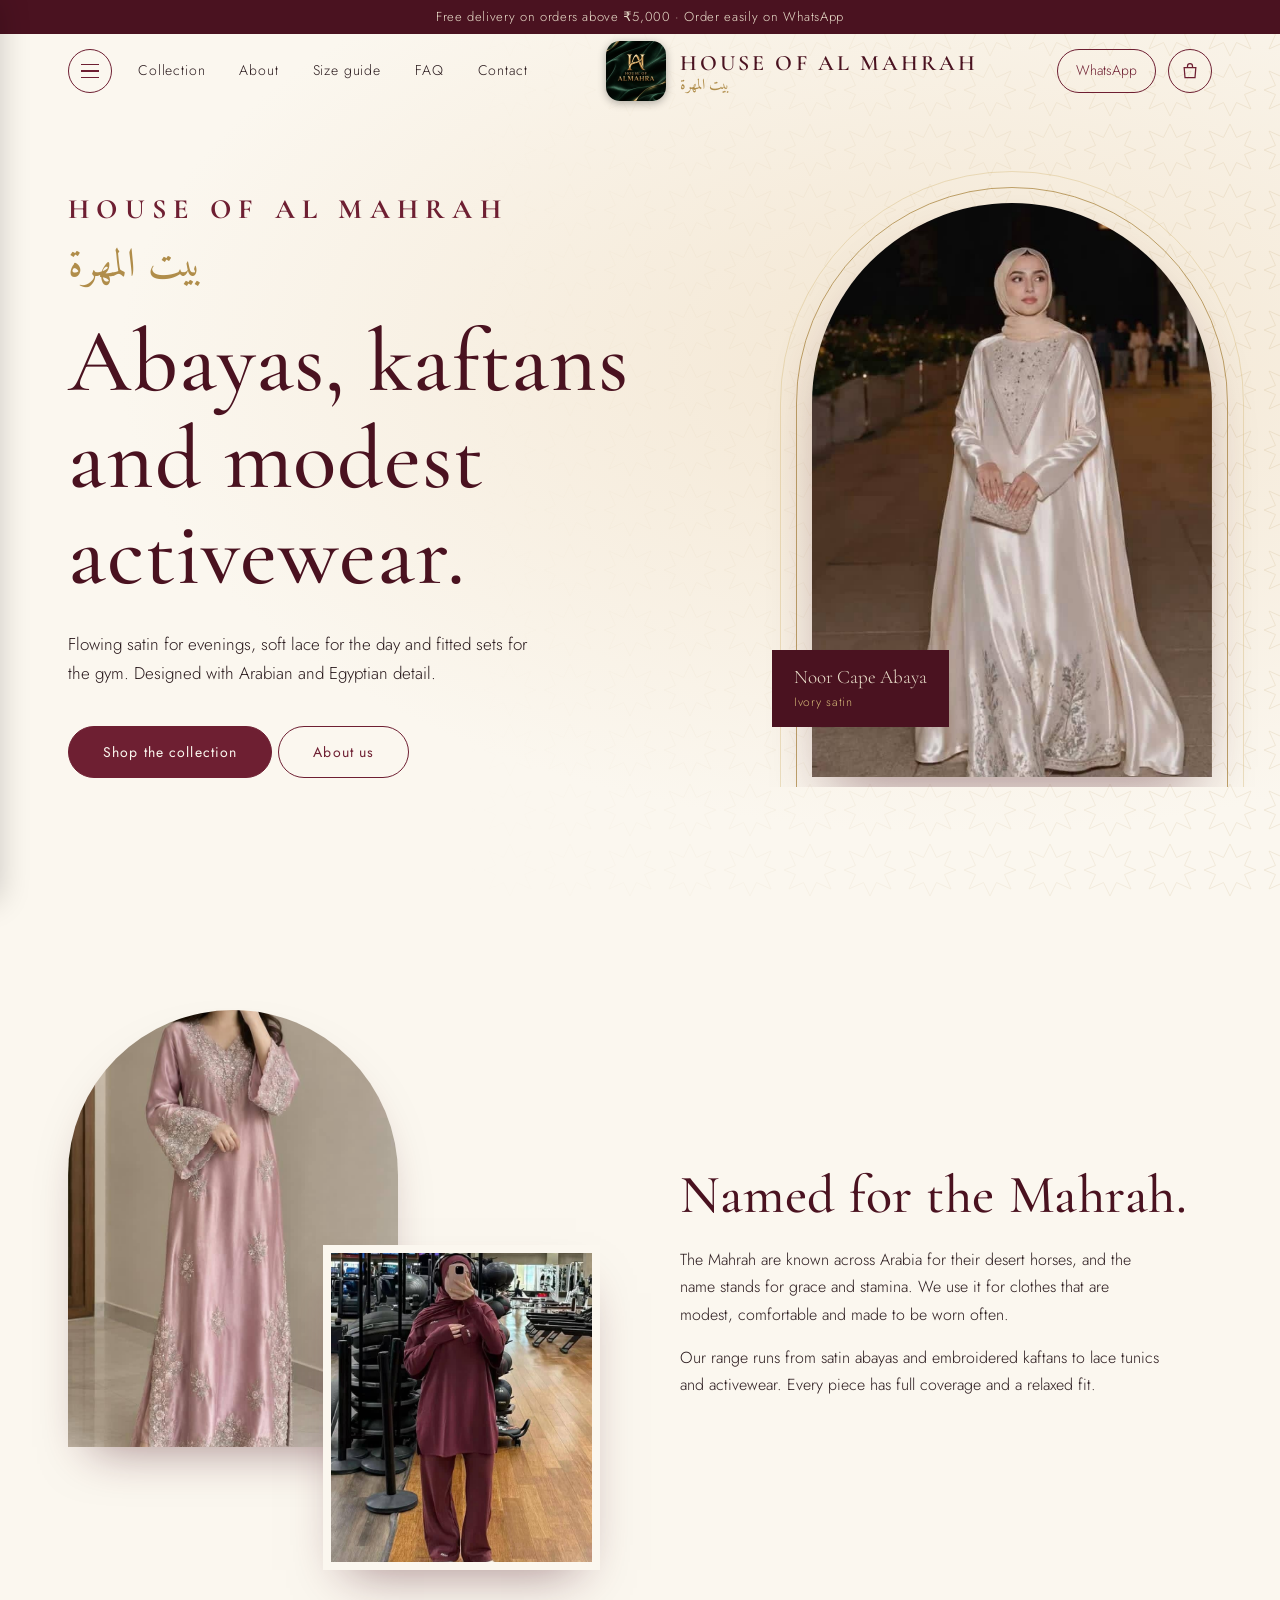
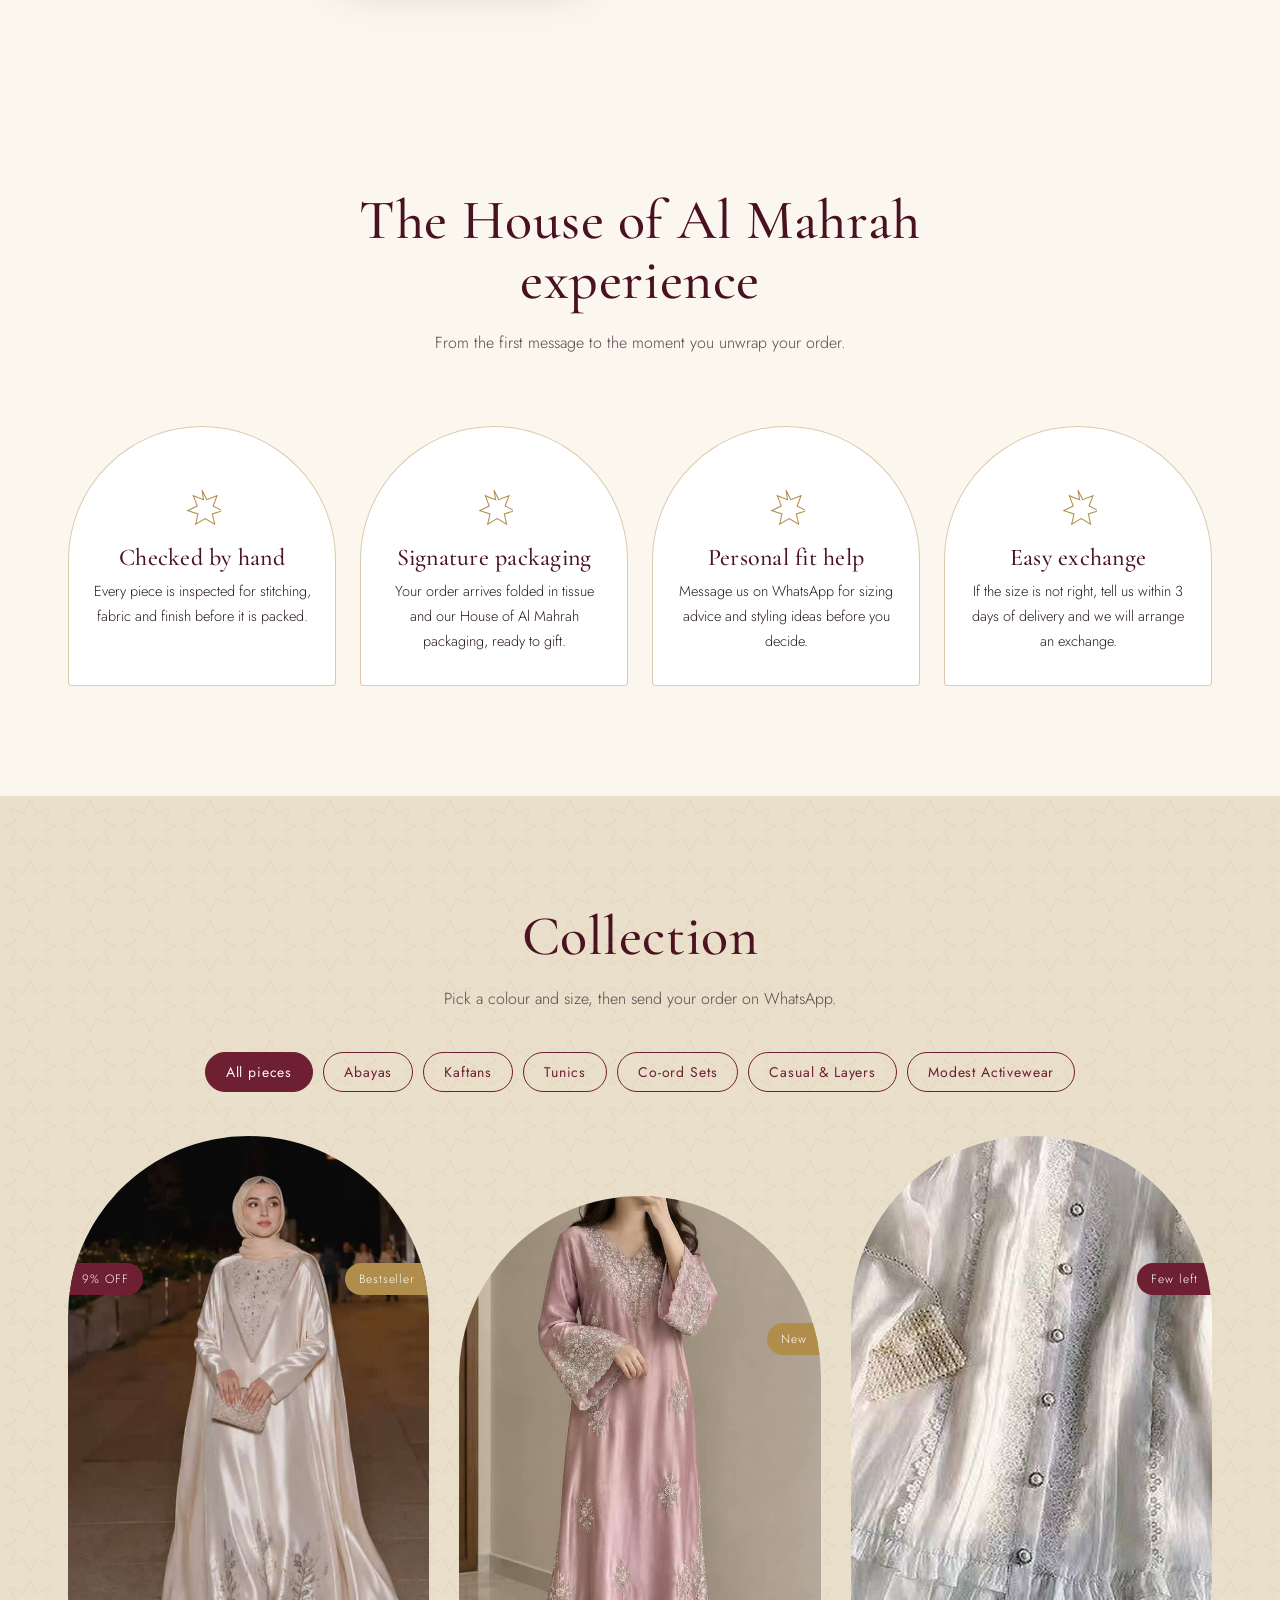
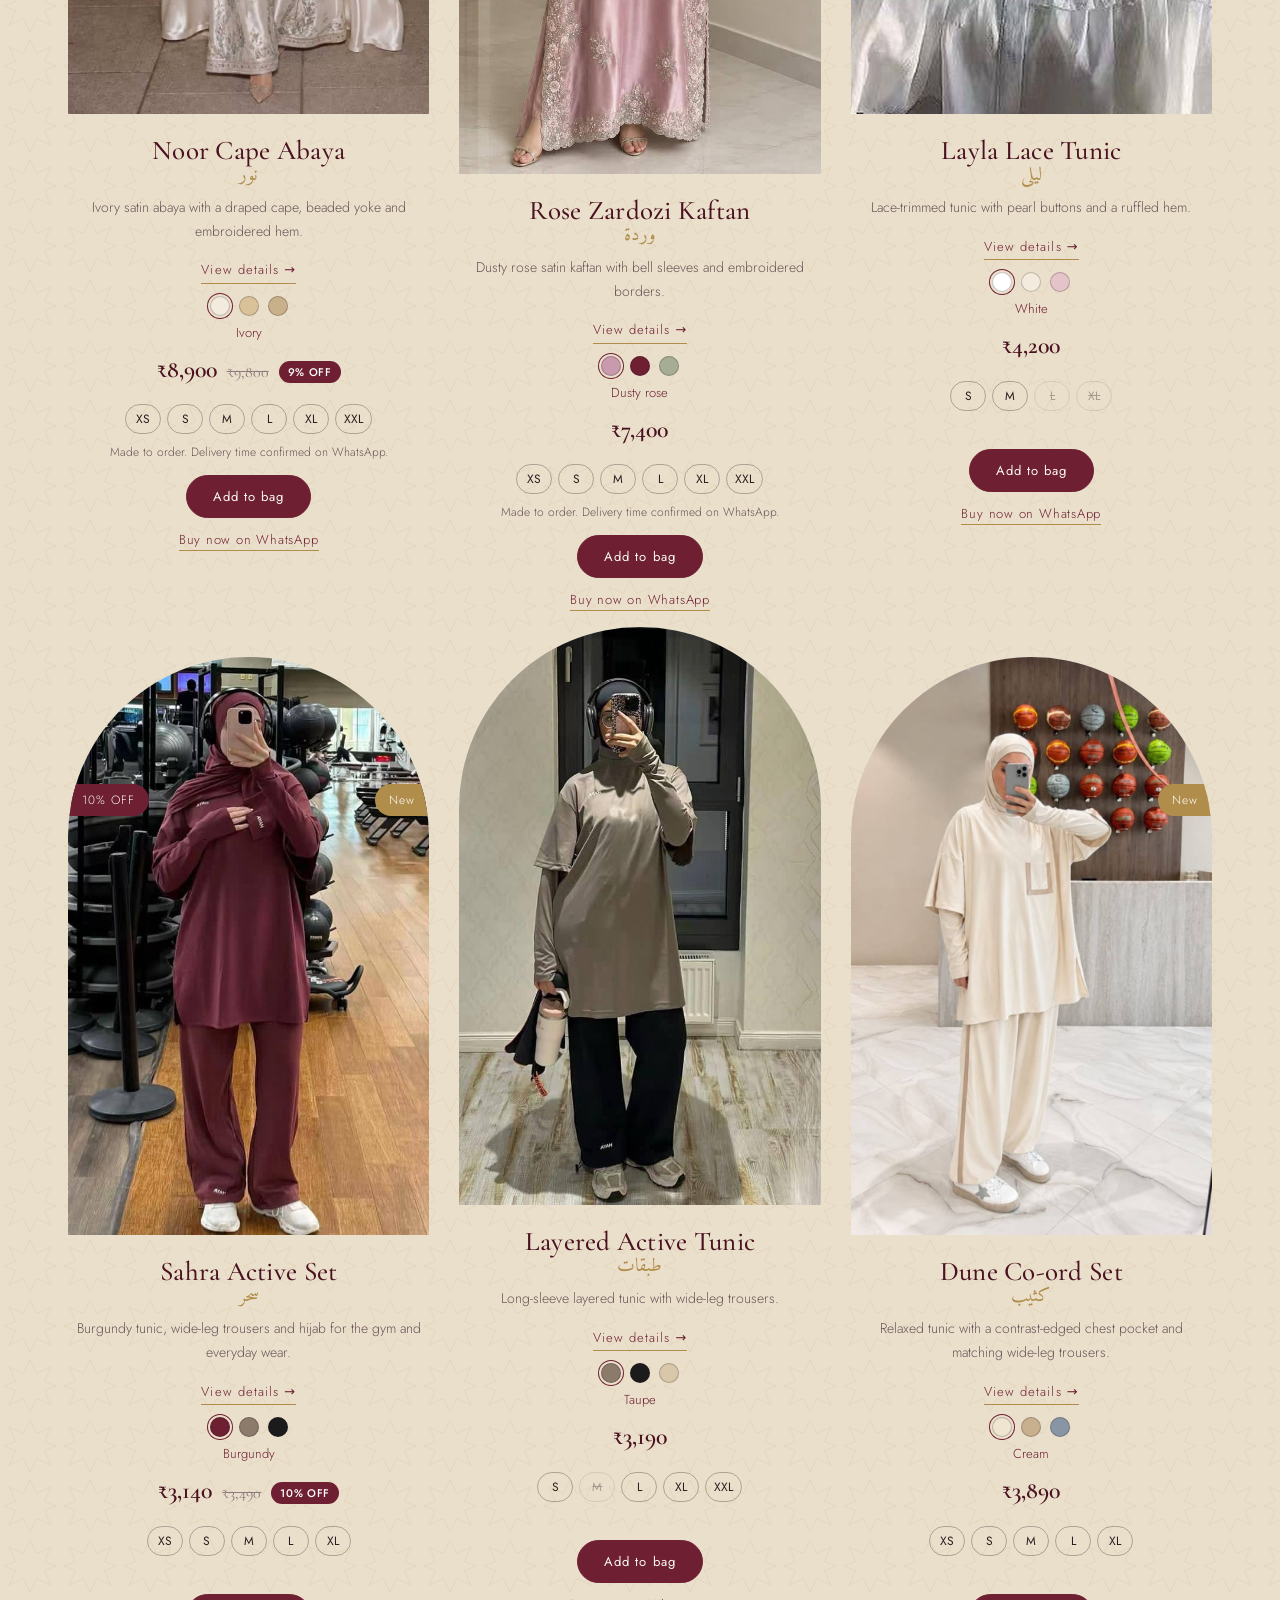
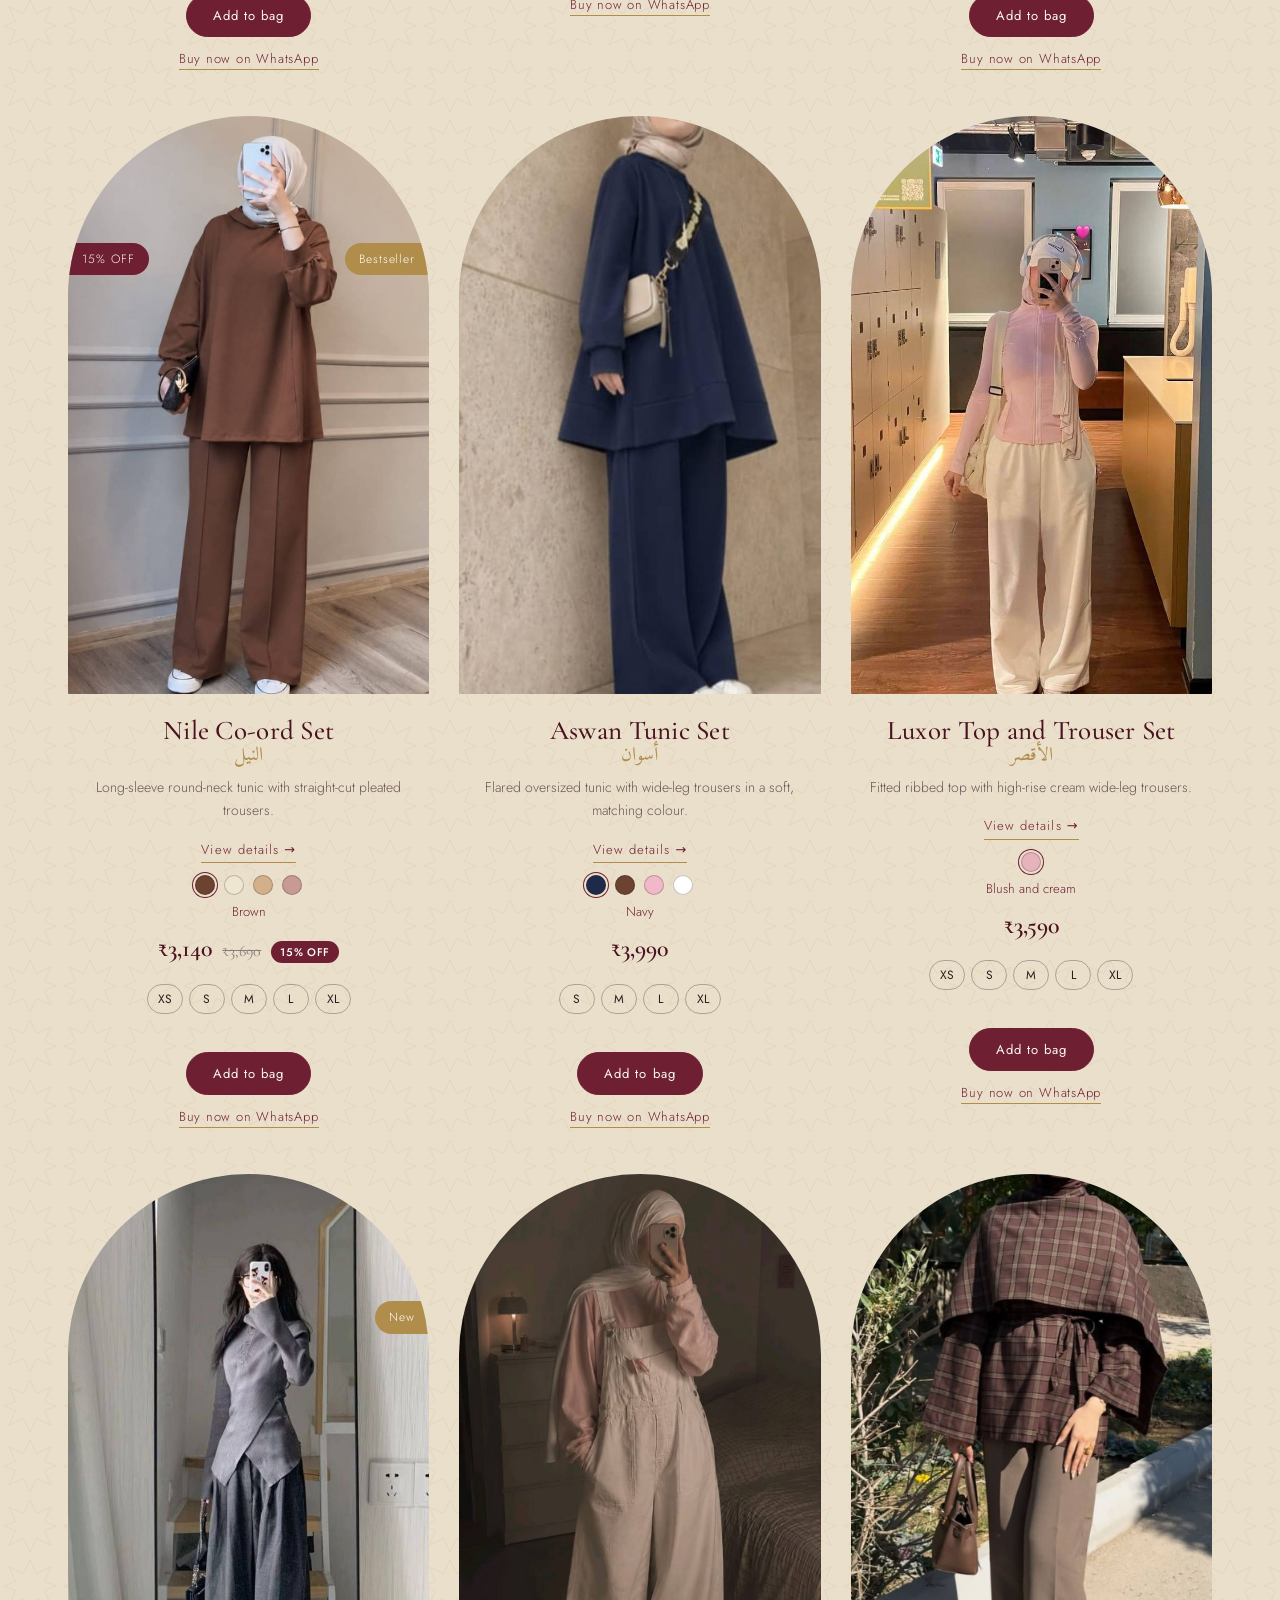
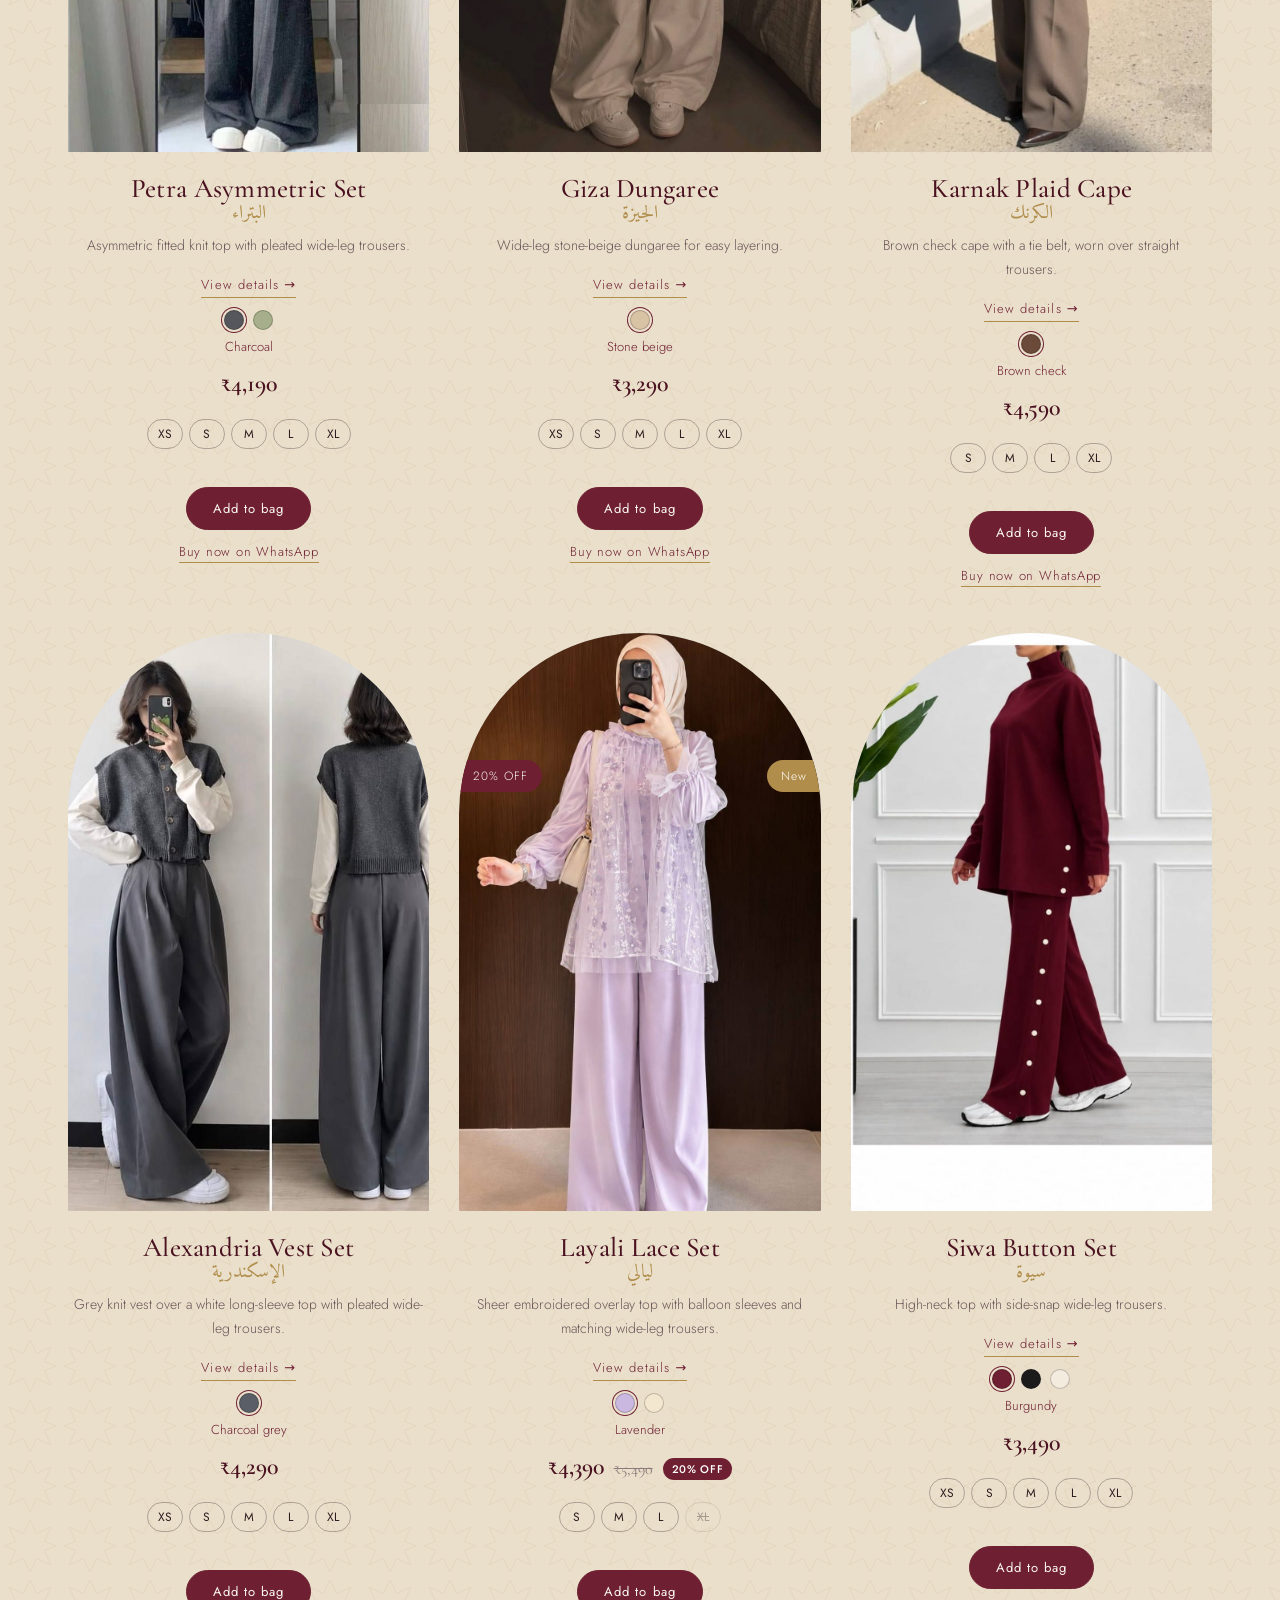
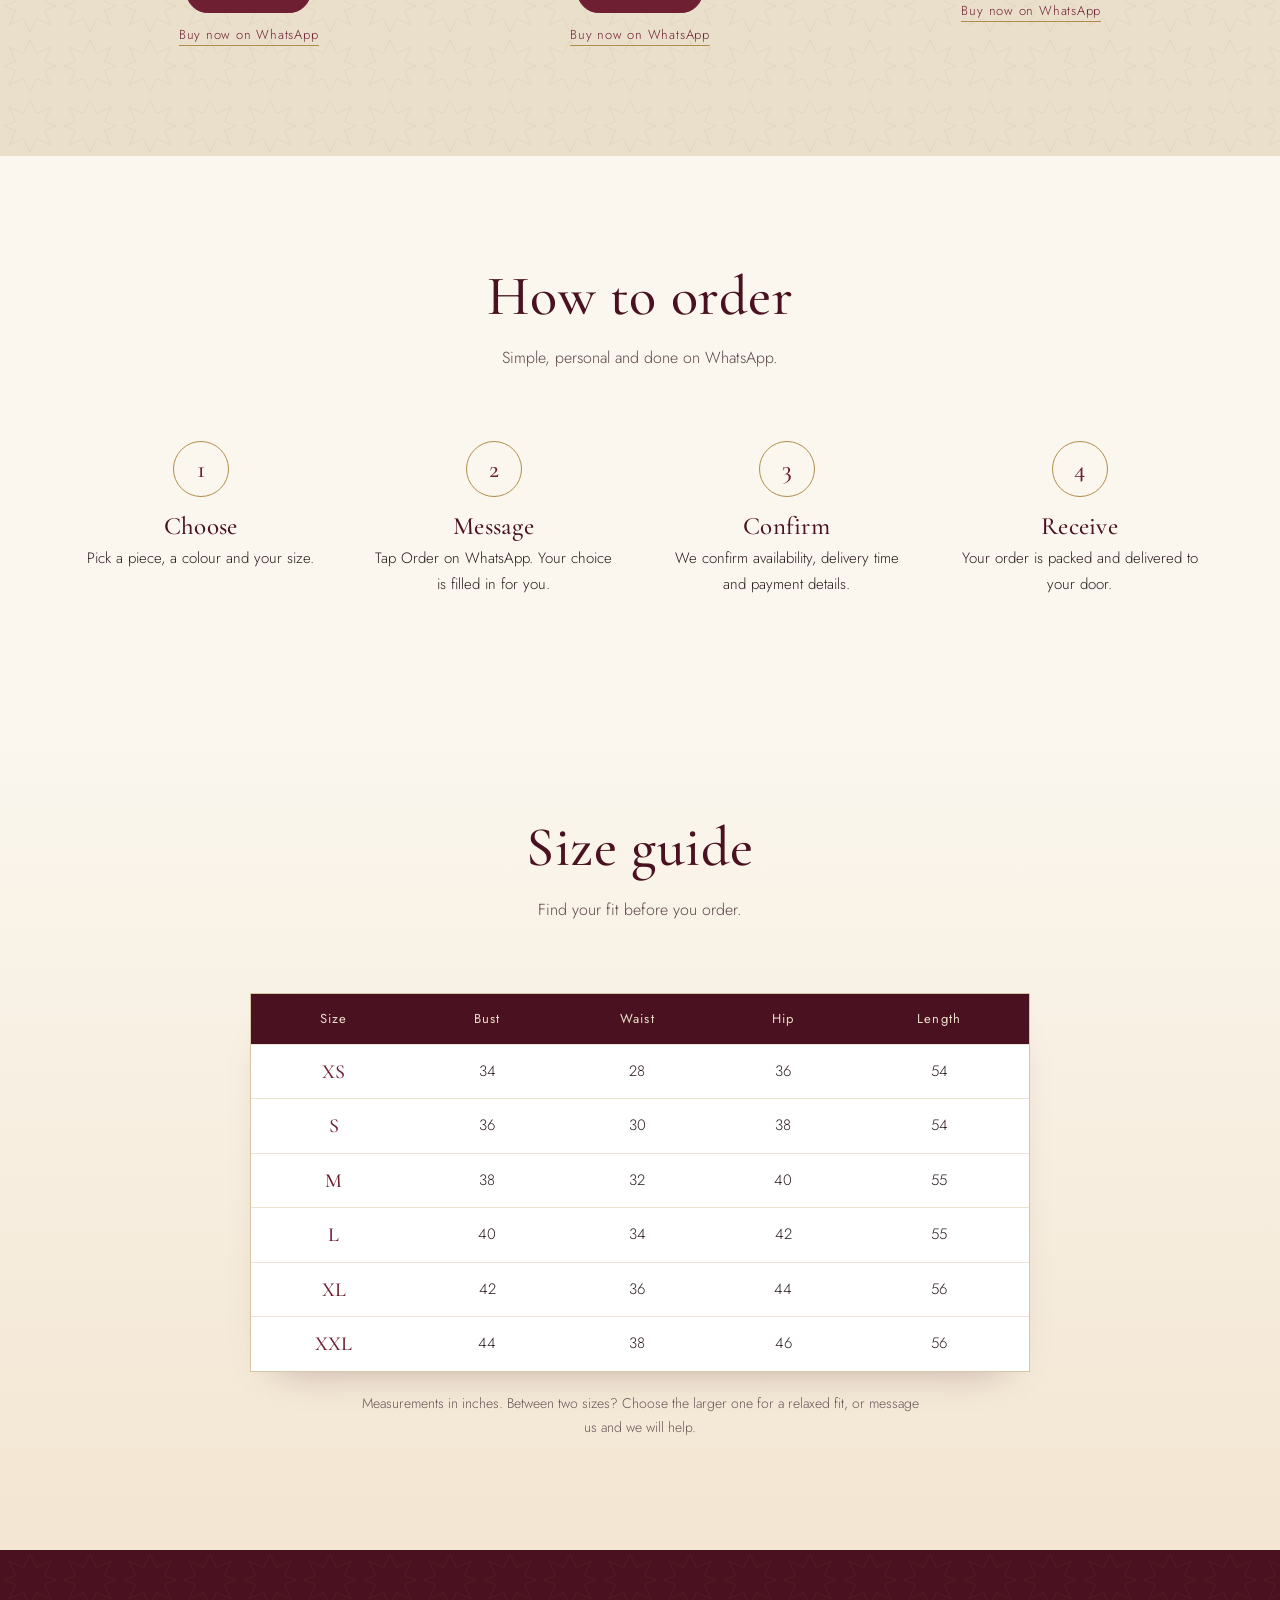
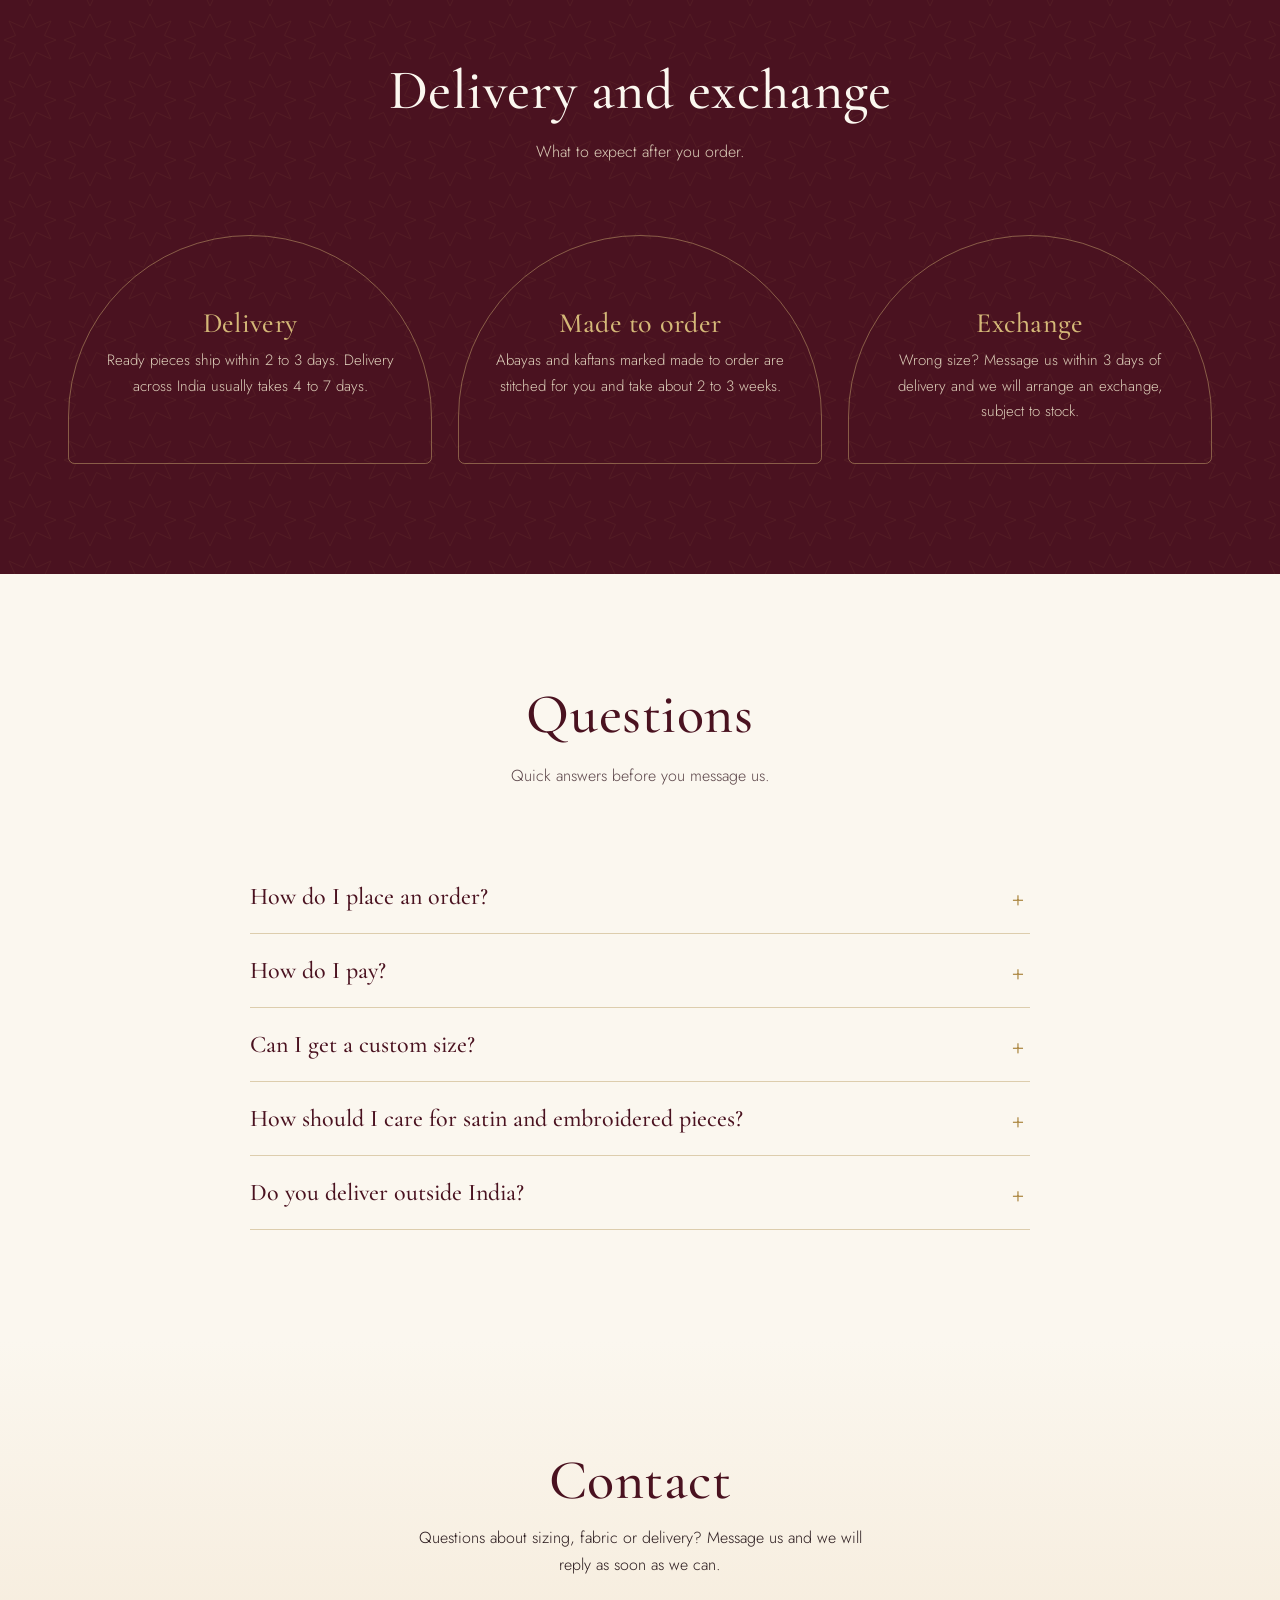
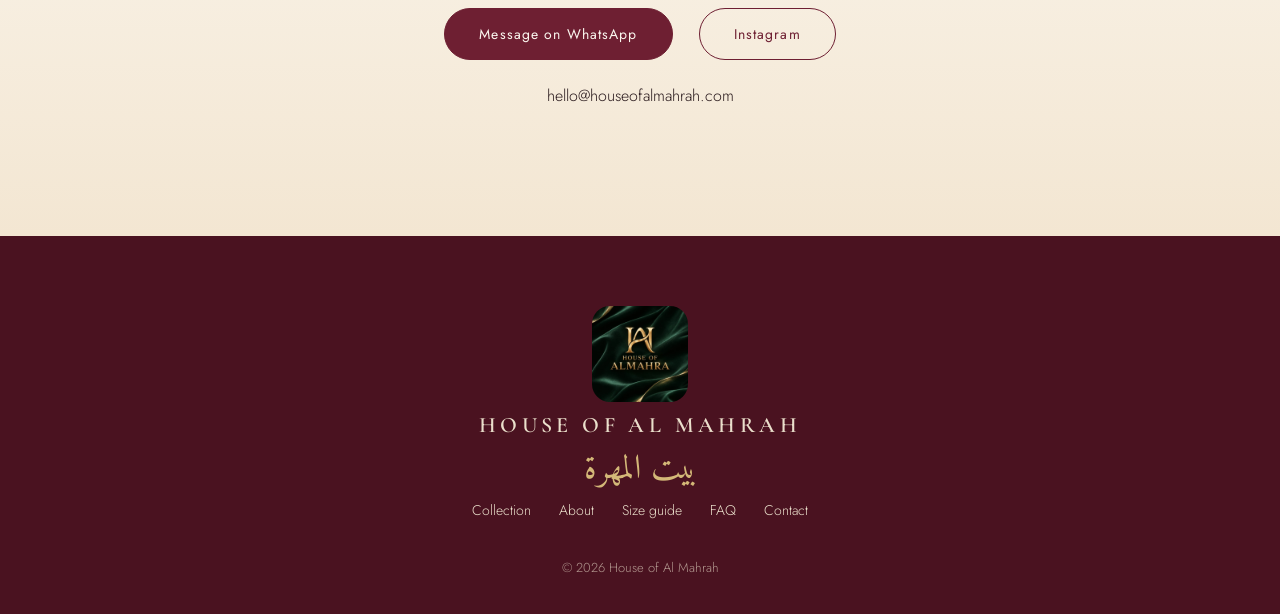
<file: index.html>
<!DOCTYPE html>
<html lang="en">
<head>
<meta charset="utf-8">
<meta name="viewport" content="width=device-width, initial-scale=1, viewport-fit=cover">
<title>House of Al Mahrah | Abayas, kaftans and modest activewear</title>
<meta name="description" content="House of Al Mahrah makes abayas, kaftans, lace tunics and modest activewear. Order on WhatsApp.">
<link rel="icon" type="image/png" href="images/favicon.png">
<link rel="apple-touch-icon" href="images/logo.jpg">
<link rel="preconnect" href="https://fonts.googleapis.com">
<link rel="preconnect" href="https://fonts.gstatic.com" crossorigin>
<link href="https://fonts.googleapis.com/css2?family=Cormorant+Garamond:ital,wght@0,400;0,500;0,600;1,400&family=Jost:wght@300;400;500&family=Amiri:wght@400;700&display=swap" rel="stylesheet">
<link rel="stylesheet" href="css/style.css">
</head>
<body>
<header id="hd"><div class="announce" id="announce"></div><div class="wrap nav">
<div class="navl"><button type="button" class="burger" id="burger" aria-label="Open menu" aria-expanded="false" aria-controls="drawer"><span></span><span></span><span></span></button>
<ul><li><a href="#collection">Collection</a></li><li><a href="#about">About</a></li><li><a href="#sizes">Size guide</a></li><li><a href="#faq">FAQ</a></li><li><a href="#contact">Contact</a></li></ul></div>
<a href="#top" class="logo" aria-label="House of Al Mahrah"><img src="images/logo.jpg" alt="" width="60" height="60"><span class="lt"><b>HOUSE OF AL MAHRAH</b><span class="ar">بيت المهرة</span></span></a>
<div class="navr"><a class="bag" data-wa target="_blank" rel="noopener">WhatsApp</a><button type="button" class="cartbtn" data-cart aria-label="Open bag"><svg viewBox="0 0 24 24" width="20" height="20" fill="none" stroke="currentColor" stroke-width="1.5"><path d="M5 8h14l-1 12H6L5 8z"/><path d="M9 8V6a3 3 0 0 1 6 0v2"/></svg><i class="cc">0</i></button></div>
</div></header>
<div class="scrim" id="scrim"></div>
<aside class="drawer" id="drawer" aria-hidden="true" aria-label="Menu">
<div class="dh"><span class="ar">بيت المهرة</span><button type="button" class="x" id="closeMenu" aria-label="Close menu">&times;</button></div>
<p class="dl">Shop by category</p>
<ul id="catMenu"></ul>
<p class="dl">House</p>
<ul class="dm"><li><a href="#about">About</a></li><li><a href="#sizes">Size guide</a></li><li><a href="#delivery">Delivery</a></li><li><a href="#faq">FAQ</a></li><li><a href="#contact">Contact</a></li></ul>
</aside>

<main id="top">
<div class="hero"><div class="wrap">
<div>
<p class="eng in" style="animation-delay:.1s">HOUSE OF AL MAHRAH</p>
<p class="arname in" style="animation-delay:.2s">بيت المهرة</p>
<h1 class="in" style="animation-delay:.35s">Abayas, kaftans and modest activewear.</h1>
<p class="lead in" style="animation-delay:.6s">Flowing satin for evenings, soft lace for the day and fitted sets for the gym. Designed with Arabian and Egyptian detail.</p>
<div class="in hero-btns" style="animation-delay:.8s"><a href="#collection" class="btn">Shop the collection</a><a href="#about" class="btn ghost">About us</a></div>
</div>
<div class="arch" id="arch"><div class="frame"><img src="images/noor-cape-abaya.jpg" alt="Noor Cape Abaya in ivory satin"></div>
<div class="tag">Noor Cape Abaya<small>Ivory satin</small></div></div>
</div></div>

<section class="story" id="about"><div class="wrap">
<div class="pair rv"><div class="a"><img src="images/rose-kaftan.jpg" alt="Rose Zardozi Kaftan" style="object-position:50% 25%"></div><div class="b"><img src="images/sahra-active-set.jpg" alt="Sahra Active Set in burgundy"></div></div>
<div class="rv" style="--d:.15s">
<h2>Named for the Mahrah.</h2>
<p>The Mahrah are known across Arabia for their desert horses, and the name stands for grace and stamina. We use it for clothes that are modest, comfortable and made to be worn often.</p>
<p>Our range runs from satin abayas and embroidered kaftans to lace tunics and activewear. Every piece has full coverage and a relaxed fit.</p>
</div></div></section>

<section class="exp" id="experience"><div class="wrap">
<div class="head rv"><h2>The House of Al Mahrah experience</h2><p>From the first message to the moment you unwrap your order.</p></div>
<div class="expgrid" id="expGrid"></div>
</div></section>

<section class="shop" id="collection"><div class="wrap">
<div class="head rv"><h2>Collection</h2><p>Pick a colour and size, then send your order on WhatsApp.</p></div>
<div class="chips" id="chips"></div>
<div class="grid" id="grid"></div>
<p class="empty" id="empty" hidden>No pieces in this category yet.</p>
</div></section>

<section class="how" id="how"><div class="wrap">
<div class="head rv"><h2>How to order</h2><p>Simple, personal and done on WhatsApp.</p></div>
<div class="steps" id="steps"></div>
</div></section>

<section class="sizeguide" id="sizes"><div class="wrap">
<div class="head rv"><h2>Size guide</h2><p>Find your fit before you order.</p></div>
<div class="tbl rv" id="sizeTable"></div>
<p class="tip" id="sizeTip"></p>
</div></section>

<section class="band" id="delivery"><div class="wrap">
<div class="head rv"><h2>Delivery and exchange</h2><p>What to expect after you order.</p></div>
<div class="dgrid" id="dgrid"></div>
</div></section>

<section class="faqs" id="faq"><div class="wrap">
<div class="head rv"><h2>Questions</h2><p>Quick answers before you message us.</p></div>
<div class="faq rv" id="faqList"></div>
</div></section>

<section class="contact" id="contact"><div class="wrap rv">
<h2>Contact</h2>
<p style="max-width:460px;margin:0 auto">Questions about sizing, fabric or delivery? Message us and we will reply as soon as we can.</p>
<div class="links"><a class="btn" data-wa target="_blank" rel="noopener">Message on WhatsApp</a><a class="btn ghost" data-ig target="_blank" rel="noopener">Instagram</a></div>
<p style="margin-top:22px"><a data-mail></a></p>
</div></section>
</main>

<footer><div class="wrap">
<img class="flogo" src="images/logo.jpg" alt="House of Almahra" width="96" height="96"><b class="fname">HOUSE OF AL MAHRAH</b><div class="ar">بيت المهرة</div>
<ul><li><a href="#collection">Collection</a></li><li><a href="#about">About</a></li><li><a href="#sizes">Size guide</a></li><li><a href="#faq">FAQ</a></li><li><a href="#contact">Contact</a></li></ul>
<small>© 2026 House of Al Mahrah</small>
</div></footer>
<div class="toast" id="toast" role="status"></div>
<div class="pdp" id="pdp" tabindex="-1" aria-hidden="true"></div>

<script src="data/products.js"></script>
<script src="data/content.js"></script>
<script src="js/main.js"></script>
<script src="js/extras.js"></script>
<script src="js/cart.js"></script>
<script src="js/product.js"></script>
</body>
</html>
</file>
<file: css/style.css>
:root{--wine:#4A1220;--burg:#6E1F32;--rose:#9A4A5C;--gold:#B08D4A;--gold2:#D4B878;--sand:#EADFCB;--ivory:#FBF7EF;--ink:#2A1A1D;--lapis:#1E4A57;
--serif:'Cormorant Garamond',Georgia,serif;--sans:'Jost',system-ui,sans-serif;--ar:'Amiri',serif;
--star:url("data:image/svg+xml,%3Csvg xmlns='http://www.w3.org/2000/svg' width='60' height='60' viewBox='0 0 60 60' fill='none' stroke='%23B08D4A' stroke-width='.8'%3E%3Cpath d='M30 4l6.5 13.5L51 11l-6.5 14.5L56 30l-11.500 4.500L51 49l-14.500-6.500L30 56l-6.500-13.500L9 49l6.500-14.500L4 30l11.500-4.500L9 11l14.500 6.500z'/%3E%3C/svg%3E");
color-scheme:light;box-sizing:border-box;padding-top:env(safe-area-inset-top,0px);padding-bottom:env(safe-area-inset-bottom,0px)}
html{scroll-behavior:smooth;scroll-padding-top:calc(80px + env(safe-area-inset-top,0px))}
*,*::before,*::after{box-sizing:inherit}
body{margin:0;background:var(--ivory);color:var(--ink);font-family:var(--sans);font-weight:300;line-height:1.7;-webkit-font-smoothing:antialiased;overflow-x:hidden}
img{display:block;max-width:100%}
a{color:inherit;text-decoration:none}
h1,h2,h3{font-family:var(--serif);font-weight:500;line-height:1.08;margin:0;letter-spacing:.01em}
:focus-visible{outline:2px solid var(--gold);outline-offset:3px}
.wrap{max-width:1200px;margin:0 auto;padding:0 28px}
.ar{font-family:var(--ar)}

/* nav */
header{position:fixed;top:0;left:0;right:0;z-index:50;padding-top:env(safe-area-inset-top,0px);transition:background .5s,box-shadow .5s}
header.solid{background:rgba(251,247,239,.94);backdrop-filter:blur(10px);box-shadow:0 1px 0 rgba(176,141,74,.35)}
.nav{display:flex;align-items:center;justify-content:space-between;height:74px}
.logo{display:flex;flex-direction:row;align-items:center;gap:14px;line-height:1;text-align:left}
.logo .lt{display:flex;flex-direction:column;gap:4px}
.logo b{font-family:var(--serif);font-weight:600;font-size:22px;letter-spacing:.14em;color:var(--wine)}
.logo span{font-family:var(--ar);font-size:15px;color:var(--gold);margin-top:3px}
.nav ul{display:flex;gap:34px;list-style:none;margin:0;padding:0;font-size:14px;letter-spacing:.06em}
.nav ul a{position:relative;padding:4px 0}
.nav ul a::after{content:"";position:absolute;left:0;bottom:0;height:1px;width:100%;background:var(--gold);transform:scaleX(0);transform-origin:left;transition:transform .4s}
.nav ul a:hover::after{transform:scaleX(1)}
.bag{border:1px solid var(--burg);background:none;color:var(--burg);font:inherit;font-size:14px;padding:9px 18px;border-radius:40px;cursor:pointer;transition:.3s}
.bag:hover{background:var(--burg);color:var(--ivory)}
.bag i{font-style:normal;margin-left:6px;display:inline-block;min-width:20px;height:20px;line-height:20px;text-align:center;border-radius:50%;background:var(--gold);color:#fff;font-size:12px}

/* hero */
.hero{position:relative;min-height:100vh;min-height:100svh;display:grid;align-items:center;padding:110px 0 70px;background:radial-gradient(ellipse at 75% 40%,#F3E6D2 0,var(--ivory) 62%);overflow:hidden}
.hero::before{content:"";position:absolute;inset:0;background:var(--star);opacity:.18;-webkit-mask:linear-gradient(90deg,transparent 35%,#000);mask:linear-gradient(90deg,transparent 35%,#000)}
.hero .wrap{position:relative;display:grid;grid-template-columns:1.1fr .9fr;gap:60px;align-items:center}
.hero h1{font-size:clamp(46px,7vw,92px);color:var(--wine)}
.hero h1 em{font-style:italic;color:var(--burg)}
.hero .arname{font-family:var(--ar);font-size:clamp(26px,3.4vw,40px);color:var(--gold);margin:0 0 14px}
.hero p.lead{max-width:460px;font-size:17px;margin:26px 0 38px}
.btn{display:inline-block;font:400 14px var(--sans);letter-spacing:.08em;padding:15px 34px;border-radius:50px;background:var(--burg);color:var(--ivory);border:1px solid var(--burg);cursor:pointer;transition:.35s}
.btn:hover{background:var(--wine);transform:translateY(-2px)}
.btn.ghost{background:none;color:var(--burg);margin-left:12px}
.btn.ghost:hover{background:var(--burg);color:var(--ivory)}
.arch{position:relative;width:min(400px,100%);margin-left:auto;aspect-ratio:3/4.3}
.arch .frame{position:absolute;inset:0;border-radius:999px 999px 0 0;overflow:hidden;box-shadow:0 30px 60px -20px rgba(74,18,32,.45)}
.arch .frame img{width:100%;height:112%;object-fit:cover;object-position:50% 20%;will-change:transform}
.arch::before{content:"";position:absolute;inset:-16px;border:1px solid var(--gold);border-radius:999px 999px 0 0;opacity:.8}
.arch::after{content:"";position:absolute;inset:-32px;border:1px solid var(--gold2);border-radius:999px 999px 0 0;opacity:.4}
.tag{position:absolute;left:-40px;bottom:50px;background:var(--wine);color:var(--sand);padding:16px 22px;font-family:var(--serif);font-size:19px;line-height:1.2;z-index:2}
.tag small{display:block;font:300 12px var(--sans);letter-spacing:.06em;color:var(--gold2);margin-top:4px}
/* load sequence */
.in{opacity:0;transform:translateY(26px);animation:up 1.1s cubic-bezier(.2,.7,.2,1) forwards}
@keyframes up{to{opacity:1;transform:none}}
.arch{clip-path:inset(100% 0 0 0);animation:rise 1.6s .2s cubic-bezier(.7,0,.2,1) forwards}
@keyframes rise{to{clip-path:inset(-40px -60px -10px -60px)}}

/* marquee */

/* sections */
section{padding:110px 0}
.head{text-align:center;max-width:640px;margin:0 auto 70px}
.head h2{font-size:clamp(34px,4.6vw,56px);color:var(--wine)}
.head p{margin:18px 0 0;color:#5b4549}
.rv{opacity:0;transform:translateY(34px);transition:opacity 1s,transform 1s cubic-bezier(.2,.7,.2,1);transition-delay:var(--d,0s)}
.rv.on{opacity:1;transform:none}

/* story */
.story .wrap{display:grid;grid-template-columns:1fr 1fr;gap:80px;align-items:center}
.pair{position:relative;height:560px}
.pair .a,.pair .b{position:absolute;overflow:hidden;box-shadow:0 24px 50px -24px rgba(74,18,32,.5)}
.pair .a{left:0;top:0;width:62%;height:78%;border-radius:999px 999px 0 0}
.pair .b{right:0;bottom:0;width:52%;height:58%;border:8px solid var(--ivory)}
.pair img{width:100%;height:100%;object-fit:cover}
.story h2{font-size:clamp(34px,4.4vw,54px);color:var(--wine);margin-bottom:22px}
.story p{max-width:480px}
.vals{display:grid;grid-template-columns:repeat(3,1fr);gap:22px;margin-top:38px;border-top:1px solid rgba(176,141,74,.5);padding-top:28px}
.vals h3{font-size:22px;color:var(--burg);margin-bottom:4px}
.vals p{font-size:14px;line-height:1.55;margin:0}

/* products */
.shop{background:var(--sand);position:relative}
.shop::before{content:"";position:absolute;inset:0;background:var(--star);opacity:.14;pointer-events:none}
.grid{position:relative;display:grid;grid-template-columns:repeat(3,1fr);gap:46px 30px}
.card:nth-child(2){margin-top:60px}.card:nth-child(5){margin-top:-30px}
.ph{position:relative;aspect-ratio:5/8;overflow:hidden;border-radius:999px 999px 6px 6px;background:#ddd}
.ph img{width:100%;height:100%;object-fit:cover;transition:transform 1.2s cubic-bezier(.2,.7,.2,1)}
.card:hover .ph img{transform:scale(1.06)}
.ph.crop img{transform:scale(1.42);transform-origin:50% 92%}
.card:hover .ph.crop img{transform:scale(1.5)}
.badge{position:absolute;top:22%;right:0;background:var(--gold);color:#fff;font-size:12px;letter-spacing:.08em;padding:6px 14px;border-radius:30px 0 0 30px;z-index:2}
.info{padding:22px 6px 0;text-align:center}
.info h3{font-size:27px;color:var(--wine)}
.info .ar{color:var(--gold);font-size:19px;line-height:1.2}
.info .meta{font-size:14px;color:#6a5558;margin:8px 0 12px}
.sw{display:flex;justify-content:center;gap:9px;margin-bottom:6px}
.sw button{width:20px;height:20px;border-radius:50%;border:1px solid rgba(42,26,29,.25);cursor:pointer;padding:0;background:var(--c);transition:transform .25s,box-shadow .25s}
.sw button:hover{transform:scale(1.15)}
.sw button[aria-pressed=true]{box-shadow:0 0 0 2px var(--sand),0 0 0 3px var(--burg)}
.cn{font-size:13px;color:var(--burg);min-height:22px;margin-bottom:6px}
.price{font-family:var(--serif);font-size:24px;color:var(--ink);margin-bottom:14px}
.price s{font-size:16px;color:#8d7a7c;margin-left:6px}
.sizes{font-size:12px;letter-spacing:.08em;color:#6a5558;margin-bottom:16px}
.card .btn{padding:11px 26px;font-size:13px}

/* feature */
.feat{background:var(--wine);color:var(--sand);position:relative;overflow:hidden}
.feat::before{content:"";position:absolute;inset:0;background:var(--star);opacity:.1}
.feat .wrap{position:relative;display:grid;grid-template-columns:.9fr 1.1fr;gap:80px;align-items:center}
.feat .ph{border-radius:999px 999px 0 0;aspect-ratio:3/4.2;box-shadow:0 0 0 10px var(--wine),0 0 0 11px var(--gold)}
.feat h2{font-size:clamp(34px,4.6vw,58px);color:var(--ivory);margin-bottom:20px}
.feat p{max-width:500px;color:#dccdb8}
.spec{list-style:none;margin:34px 0;padding:0;display:grid;grid-template-columns:1fr 1fr;gap:0 40px}
.spec li{padding:14px 0;border-bottom:1px solid rgba(212,184,120,.35);font-size:15px}
.spec b{display:block;font:500 italic 19px var(--serif);color:var(--gold2)}
.feat .btn{background:var(--gold);border-color:var(--gold);color:var(--wine)}
.feat .btn:hover{background:var(--gold2)}

/* craft */

/* contact */
.contact{background:linear-gradient(180deg,var(--ivory),#F3E6D2);text-align:center}
.contact h2{font-size:clamp(34px,4.6vw,56px);color:var(--wine);margin-bottom:14px}
form{display:flex;gap:10px;max-width:520px;margin:34px auto 0;flex-wrap:wrap;justify-content:center}
input{flex:1 1 260px;font:300 15px var(--sans);padding:15px 24px;border:1px solid var(--gold);border-radius:50px;background:#fff;color:var(--ink)}
footer{background:var(--wine);color:var(--sand);padding:70px 0 34px;text-align:center}
footer .ar{font-size:34px;color:var(--gold2)}
footer b{display:block;font:600 22px var(--serif);letter-spacing:.2em;margin-bottom:22px}
footer ul{display:flex;justify-content:center;gap:28px;list-style:none;padding:0;margin:0 0 30px;font-size:14px;flex-wrap:wrap}
footer small{opacity:.65;font-size:13px}
.toast{position:fixed;left:50%;bottom:calc(28px + env(safe-area-inset-bottom,0px));transform:translate(-50%,30px);background:var(--wine);color:var(--ivory);padding:14px 26px;border-radius:50px;border:1px solid var(--gold);font-size:14px;opacity:0;pointer-events:none;transition:.5s cubic-bezier(.2,.7,.2,1);z-index:60}
.toast.show{opacity:1;transform:translate(-50%,0)}

@media(max-width:900px){
.nav ul{display:none}
.hero .wrap,.story .wrap,.feat .wrap{grid-template-columns:1fr;gap:56px}
.arch{margin:0 auto}.tag{left:-10px}
.grid{grid-template-columns:repeat(2,1fr)}.card:nth-child(n){margin-top:0}
.pair{height:460px}section{padding:80px 0}}
@media(max-width:560px){.grid{grid-template-columns:1fr}.vals{grid-template-columns:1fr}.btn.ghost{margin:12px 0 0}.spec{grid-template-columns:1fr}}
@media(prefers-reduced-motion:reduce){*{animation:none!important;transition:none!important}.in,.rv{opacity:1;transform:none}.arch{clip-path:none}}

/* stock + sizes */
.sizes{display:flex;justify-content:center;flex-wrap:wrap;gap:6px;margin:6px 0 16px;font-size:0;letter-spacing:0}
.sizes button{font:400 12px var(--sans);min-width:36px;height:30px;padding:0 8px;border:1px solid rgba(42,26,29,.3);background:none;border-radius:30px;cursor:pointer;color:var(--ink);transition:.25s}
.sizes button:hover:not(:disabled){border-color:var(--burg)}
.sizes button[aria-pressed=true]{background:var(--burg);color:var(--ivory);border-color:var(--burg)}
.sizes button:disabled{opacity:.35;text-decoration:line-through;cursor:not-allowed}
.badge.low{background:var(--burg)}.badge.sold{background:#6a5558}
.card.soldout .ph img{filter:grayscale(.85) opacity(.75)}
.btn:disabled{background:#b9aaa0;border-color:#b9aaa0;cursor:not-allowed;transform:none}
.note{font-size:12px;color:#6a5558;min-height:18px;margin:-8px 0 12px}
.contact .links{display:flex;gap:14px;justify-content:center;flex-wrap:wrap;margin-top:30px}
.hero-btns .btn{margin:0 6px 10px 0}
.arch img{display:block}

/* logo image */
.logo img{height:60px;width:60px;border-radius:14px;object-fit:cover;box-shadow:0 2px 8px rgba(0,0,0,.3)}
.flogo{height:96px;width:96px;border-radius:18px;object-fit:cover;margin:0 auto 10px}
@media(max-width:600px){.logo img{height:50px;width:50px}}

/* hamburger + category drawer */
.navl{display:flex;align-items:center;gap:26px}
.burger{width:44px;height:44px;border:1px solid var(--burg);border-radius:50%;background:none;cursor:pointer;display:flex;flex-direction:column;align-items:center;justify-content:center;gap:5px;padding:0;transition:.3s}
.burger span{display:block;width:18px;height:1.5px;background:var(--burg);transition:.3s}
.burger:hover{background:var(--burg)}.burger:hover span{background:var(--ivory)}
.scrim{position:fixed;inset:0;background:rgba(42,26,29,.55);opacity:0;pointer-events:none;transition:opacity .35s;z-index:60}
.scrim.show{opacity:1;pointer-events:auto}
.drawer{position:fixed;top:0;left:0;bottom:0;width:min(86vw,340px);background:var(--ivory);z-index:70;transform:translateX(-102%);transition:transform .4s cubic-bezier(.2,.7,.2,1);padding:calc(22px + env(safe-area-inset-top,0px)) 28px calc(28px + env(safe-area-inset-bottom,0px));overflow-y:auto;box-shadow:6px 0 30px rgba(0,0,0,.2)}
.drawer.open{transform:none}
.dh{display:flex;align-items:center;justify-content:space-between;margin-bottom:26px}
.dh .ar{font-size:30px;color:var(--gold)}
.x{width:40px;height:40px;border:1px solid var(--gold);border-radius:50%;background:none;color:var(--wine);font-size:24px;line-height:1;cursor:pointer}
.dl{font-size:12px;letter-spacing:.22em;text-transform:uppercase;color:var(--gold);margin:22px 0 8px}
.drawer ul{list-style:none;margin:0;padding:0}
.drawer li a,.drawer li button{display:flex;align-items:baseline;justify-content:space-between;width:100%;background:none;border:0;border-bottom:1px solid rgba(176,141,74,.3);padding:14px 2px;font:500 22px var(--serif);color:var(--wine);cursor:pointer;text-align:left}
.drawer li button[aria-current="true"]{color:var(--gold)}
.drawer li small{font:300 13px var(--sans);color:#7a6468;display:flex;gap:10px;align-items:baseline}
.drawer li small .ar{font-size:16px;color:var(--gold)}
.chips{position:relative;display:flex;flex-wrap:wrap;gap:10px;justify-content:center;margin:-30px 0 44px}
.chips button{font:400 14px var(--sans);letter-spacing:.06em;padding:9px 20px;border-radius:40px;border:1px solid var(--burg);background:none;color:var(--burg);cursor:pointer;transition:.3s}
.chips button[aria-pressed="true"],.chips button:hover{background:var(--burg);color:var(--ivory)}
.empty{position:relative;text-align:center;color:#5b4549}
body.lock{overflow:hidden}
@media(max-width:900px){.navl{gap:0}.chips{flex-wrap:nowrap;overflow-x:auto;justify-content:flex-start;margin:-30px -28px 36px;padding:0 28px 6px;scrollbar-width:none}.chips button{flex:none}}

/* brand title next to logo */
.logo .lt b{white-space:nowrap}
.logo .lt .ar{font-size:15px;color:var(--gold);margin:0}
.fname{display:block;font:600 22px var(--serif);letter-spacing:.2em;margin-bottom:4px;color:var(--sand)}
@media(max-width:1100px){.logo .lt b{font-size:18px;letter-spacing:.1em}}
@media(max-width:600px){.logo{gap:8px}.logo .lt b{font-size:12px;letter-spacing:.06em;white-space:normal;line-height:1.15;max-width:84px}.logo .lt .ar{display:none}.fname{font-size:17px}}

.hero .eng{font:700 clamp(18px,2.4vw,28px) var(--serif);letter-spacing:.26em;color:var(--burg);margin:0 0 6px}
@media(max-width:600px){.hero .eng{letter-spacing:.2em}}

/* announcement + new sections */
.announce{background:var(--wine);color:var(--sand);text-align:center;font-size:13px;letter-spacing:.05em;padding:8px 16px;line-height:1.4}
.hero{padding-top:150px}
.how,.sizeguide,.faqs{background:var(--ivory)}
.sizeguide{background:linear-gradient(180deg,var(--ivory),#F3E6D2)}
.steps{display:grid;grid-template-columns:repeat(4,1fr);gap:28px}
.step{text-align:center;padding:0 8px;position:relative}
.step b{display:flex;margin:0 auto 16px;width:56px;height:56px;border:1px solid var(--gold);border-radius:50%;align-items:center;justify-content:center;font:500 25px var(--serif);color:var(--burg);background:var(--ivory)}
.step h3{font-size:25px;color:var(--wine)}
.step p{font-size:15px;margin:6px 0 0}
.tbl{overflow-x:auto;max-width:780px;margin:0 auto;border:1px solid rgba(176,141,74,.5);background:#fff;box-shadow:0 20px 40px -28px rgba(74,18,32,.4)}
.tbl table{width:100%;border-collapse:collapse;font-size:15px;min-width:520px}
.tbl th,.tbl td{padding:14px 18px;text-align:center;border-bottom:1px solid rgba(176,141,74,.25)}
.tbl th{background:var(--wine);color:var(--sand);font-weight:400;letter-spacing:.08em;font-size:13px}
.tbl tr:last-child td{border-bottom:0}
.tbl td:first-child{font:500 20px var(--serif);color:var(--burg)}
.tbl tbody tr:hover{background:#faf3e6}
.tip{text-align:center;font-size:14px;color:#6a5558;margin:20px auto 0;max-width:560px}
.band{background:var(--wine);color:var(--sand);position:relative;overflow:hidden}
.band::before{content:"";position:absolute;inset:0;background:var(--star);opacity:.1}
.band .wrap{position:relative}
.band .head h2{color:var(--ivory)}.band .head p{color:#dccdb8}
.dgrid{display:grid;grid-template-columns:repeat(3,1fr);gap:26px}
.dc{border:1px solid rgba(212,184,120,.45);border-radius:220px 220px 8px 8px;padding:72px 30px 38px;text-align:center}
.dc h3{font-size:28px;color:var(--gold2);margin-bottom:10px}
.dc p{margin:0;font-size:15px;color:#dccdb8}
.faq{max-width:780px;margin:0 auto}
.faq details{border-bottom:1px solid rgba(176,141,74,.4)}
.faq summary{cursor:pointer;list-style:none;padding:22px 44px 22px 0;font:500 24px var(--serif);color:var(--wine);position:relative}
.faq summary::-webkit-details-marker{display:none}
.faq summary::after{content:"+";position:absolute;right:6px;top:50%;transform:translateY(-50%);color:var(--gold);font-size:30px;transition:transform .35s}
.faq details[open] summary::after{transform:translateY(-50%) rotate(45deg)}
.faq details p{margin:0 0 22px;max-width:640px;animation:up .5s both}
@media(max-width:900px){.steps{grid-template-columns:repeat(2,1fr)}.dgrid{grid-template-columns:1fr}.hero{padding-top:140px}}
@media(max-width:600px){.announce{font-size:12px}.steps{grid-template-columns:1fr}.faq summary{font-size:21px}}

/* product cards: links */
a.ph{display:block}
.info h3 a{transition:color .3s}.info h3 a:hover{color:var(--burg)}
.view{display:inline-block;font-size:13px;letter-spacing:.08em;color:var(--burg);border-bottom:1px solid var(--gold);margin-bottom:12px;padding-bottom:1px}
.view::after{content:" \2192"}
.toast{z-index:90}
/* product page */
.pdp{position:fixed;inset:0;z-index:70;background:var(--ivory);overflow-y:auto;overscroll-behavior:contain;visibility:hidden;opacity:0;transform:translateY(24px);transition:opacity .45s,transform .55s cubic-bezier(.2,.7,.2,1),visibility 0s .55s;outline:none}
.pdp.open{visibility:visible;opacity:1;transform:none;transition:opacity .45s,transform .55s cubic-bezier(.2,.7,.2,1)}
.pbar{position:sticky;top:0;z-index:5;display:grid;grid-template-columns:1fr auto 1fr;align-items:center;gap:12px;padding:calc(12px + env(safe-area-inset-top,0px)) 28px 12px;background:rgba(251,247,239,.95);backdrop-filter:blur(10px);box-shadow:0 1px 0 rgba(176,141,74,.35)}
.pback{font-size:14px;letter-spacing:.05em;color:var(--burg)}.pback:hover{text-decoration:underline}
.plogo{display:flex;align-items:center;gap:10px;font:600 18px var(--serif);letter-spacing:.14em;color:var(--wine)}
.plogo img{border-radius:50%;width:40px;height:40px;object-fit:cover}
.pbar .bag{justify-self:end}
.pwrap{max-width:1180px;margin:0 auto;padding:48px 28px 20px;display:grid;grid-template-columns:1.05fr .95fr;gap:64px;align-items:start}
.gal{position:sticky;top:96px}
.gmain{position:relative;aspect-ratio:3/4;overflow:hidden;border-radius:260px 260px 8px 8px;background:#eadfcb;box-shadow:0 30px 60px -30px rgba(74,18,32,.5);cursor:zoom-in}
.gmain.zoom{cursor:zoom-out}
.gmain img{width:100%;height:100%;object-fit:cover;transition:opacity .16s,transform .5s cubic-bezier(.2,.7,.2,1);user-select:none;-webkit-user-drag:none}
.gmain img.crop{transform:scale(1.42);transform-origin:50% 92%}
.gmain.zoom img{transform:scale(2.2)}
.gnav{position:absolute;top:50%;transform:translateY(-50%);width:44px;height:44px;border-radius:50%;border:1px solid var(--gold);background:rgba(251,247,239,.9);color:var(--wine);font-size:26px;line-height:1;cursor:pointer;z-index:2;transition:.3s}
.gnav:hover{background:var(--wine);color:var(--ivory)}.gnav.prev{left:14px}.gnav.next{right:14px}
.gcount{position:absolute;bottom:14px;left:50%;transform:translateX(-50%);background:rgba(74,18,32,.8);color:var(--sand);font-size:12px;letter-spacing:.08em;padding:4px 12px;border-radius:20px}
.thumbs{display:flex;gap:10px;margin-top:16px;overflow-x:auto;padding-bottom:4px}
.thumbs button{flex:0 0 76px;aspect-ratio:3/4;padding:0;border:1px solid transparent;border-radius:40px 40px 4px 4px;overflow:hidden;cursor:pointer;opacity:.6;background:none;transition:.3s}
.thumbs button[aria-current=true]{opacity:1;border-color:var(--gold);box-shadow:0 0 0 2px var(--ivory),0 0 0 3px var(--burg)}
.thumbs img{width:100%;height:100%;object-fit:cover}
.crumb{font-size:12px;letter-spacing:.2em;text-transform:uppercase;color:var(--gold);margin:0 0 10px}
.pbadge{background:var(--gold);color:#fff;padding:3px 10px;border-radius:20px;margin-left:8px;letter-spacing:.06em;font-size:11px}
.pinfo h1{font-size:clamp(38px,4.6vw,58px);color:var(--wine)}
.parname{font-size:26px;color:var(--gold);line-height:1.3}
.pinfo .price{font-size:30px;margin:10px 0 4px}
.pstatus{font-size:14px;margin:0 0 20px;color:#3f7a52}.pstatus.low{color:var(--burg)}.pstatus.sold{color:#6a5558}.pstatus.mto{color:var(--lapis)}
.pdesc p{margin:0 0 14px;max-width:520px}
.lbl{font-size:13px;letter-spacing:.1em;text-transform:uppercase;margin:22px 0 10px;color:#6a5558}.lbl b{font-weight:500;color:var(--burg);letter-spacing:.04em;text-transform:none;font-size:15px}
.pinfo .sw,.pinfo .sizes{justify-content:flex-start;margin:0}
.pinfo .sw{gap:12px}.pinfo .sw button{width:30px;height:30px}
.pinfo .sw button[aria-pressed=true]{box-shadow:0 0 0 2px var(--ivory),0 0 0 3px var(--burg)}
.pinfo .sizes button{height:38px;min-width:46px;font-size:13px}
.pinfo .note{margin:12px 0 18px}
.pinfo .btn.order{width:100%;max-width:420px;padding:16px}
.acc{margin-top:36px;border-top:1px solid rgba(176,141,74,.4)}
.acc details{border-bottom:1px solid rgba(176,141,74,.4)}
.acc summary{cursor:pointer;list-style:none;padding:18px 36px 18px 0;font:500 22px var(--serif);color:var(--wine);position:relative}
.acc summary::-webkit-details-marker{display:none}
.acc summary::after{content:"+";position:absolute;right:4px;top:50%;transform:translateY(-50%);color:var(--gold);font-size:26px;transition:transform .3s}
.acc details[open] summary::after{transform:translateY(-50%) rotate(45deg)}
.acc ul{margin:0 0 18px;padding-left:20px}.acc li{margin-bottom:4px}
.acc p{margin:0 0 12px;font-size:15px}.acc a{color:var(--burg);text-decoration:underline}
.pwrap.more{display:block;padding-bottom:80px}
.more h2{font-size:34px;color:var(--wine);text-align:center;margin:50px 0 30px}
.relgrid{display:grid;grid-template-columns:repeat(3,1fr);gap:26px}
.rel{text-align:center;display:block}
.relph{display:block;aspect-ratio:3/4;overflow:hidden;border-radius:160px 160px 6px 6px;margin-bottom:12px;background:#eadfcb}
.relph img{width:100%;height:100%;object-fit:cover;transition:transform 1s cubic-bezier(.2,.7,.2,1)}
.relph.crop img{transform:scale(1.42);transform-origin:50% 92%}
.rel:hover .relph img{transform:scale(1.06)}.rel:hover .relph.crop img{transform:scale(1.5)}
.rel b{display:block;font:500 22px var(--serif);color:var(--wine)}.rel small{font-size:14px;color:#6a5558}
@media(max-width:900px){.pwrap{grid-template-columns:1fr;gap:36px;padding-top:28px}.gal{position:static}.gmain{border-radius:200px 200px 8px 8px}.pbar{padding-left:16px;padding-right:16px;grid-template-columns:auto 1fr auto}.plogo span{display:none}.plogo{justify-self:center}.pback{font-size:13px}}
@media(max-width:560px){.relgrid{grid-template-columns:1fr 1fr;gap:14px}.rel b{font-size:18px}.pbar .bag{padding:8px 14px;font-size:13px}}

/* taller photo frames for full-length shots */
.gmain{aspect-ratio:5/8!important}.thumbs button{aspect-ratio:5/8!important}.relph{aspect-ratio:5/8!important}
.ph img,.gmain img,.relph img{object-position:50% 30%}

/* prices and discounts */
.price .now{font-weight:600;color:var(--wine)}
.price s{font-size:.66em;color:#8d7a7c;margin-left:10px;font-weight:400}
.price .off{font:500 11px var(--sans);font-style:normal;letter-spacing:.06em;color:#fff;background:var(--burg);padding:3px 9px;border-radius:20px;margin-left:10px;vertical-align:middle;white-space:nowrap}
.salebadge{position:absolute;top:22%;left:0;background:var(--burg);color:var(--ivory);font-size:12px;letter-spacing:.08em;padding:6px 14px;border-radius:0 30px 30px 0;z-index:2}
.save{font-size:14px;color:#3f7a52;margin:0 0 6px}
.rel small{display:block}

/* bag */
.navr{display:flex;align-items:center;gap:12px;justify-self:end}
.cartbtn{position:relative;width:44px;height:44px;border:1px solid var(--burg);border-radius:50%;background:none;color:var(--burg);cursor:pointer;display:inline-flex;align-items:center;justify-content:center;transition:.3s}
.cartbtn:hover{background:var(--burg);color:var(--ivory)}
.cc{position:absolute;top:-5px;right:-5px;min-width:19px;height:19px;line-height:19px;border-radius:50%;background:var(--gold);color:#fff;font:500 11px var(--sans);font-style:normal;text-align:center;transform:scale(0);transition:transform .3s}
.cc.on{transform:scale(1)}
.cartbtn.bump{animation:bump .5s}
@keyframes bump{40%{transform:scale(1.18)}}
.pbar .navr{justify-self:end}
.buy{display:block;margin:12px auto 0;background:none;border:0;border-bottom:1px solid var(--gold);padding:0 0 1px;font:300 13px var(--sans);letter-spacing:.06em;color:var(--burg);cursor:pointer}
.buy:hover{color:var(--wine)}
.pinfo .buy{margin-left:0;margin-top:14px}
.cscrim{position:fixed;inset:0;background:rgba(42,26,29,.55);opacity:0;pointer-events:none;transition:opacity .4s;z-index:99}
.cscrim.show{opacity:1;pointer-events:auto}
.cart{position:fixed;top:0;right:0;bottom:0;width:min(94vw,420px);background:var(--ivory);z-index:100;display:flex;flex-direction:column;transform:translateX(102%);visibility:hidden;transition:transform .5s cubic-bezier(.2,.7,.2,1),visibility 0s .5s;box-shadow:-20px 0 50px -20px rgba(74,18,32,.4);padding-top:env(safe-area-inset-top,0px)}
.cart.open{transform:none;visibility:visible;transition:transform .5s cubic-bezier(.2,.7,.2,1)}
.ch{display:flex;align-items:center;justify-content:space-between;padding:20px 24px;border-bottom:1px solid rgba(176,141,74,.4)}
.ch h2{font-size:30px;color:var(--wine)}.ch small{font:300 16px var(--sans);color:#6a5558}
.cart .x{width:40px;height:40px;border:1px solid var(--burg);border-radius:50%;background:none;color:var(--burg);font-size:24px;line-height:1;cursor:pointer}
.clist{list-style:none;margin:0;padding:8px 24px;overflow-y:auto;flex:1}
.clist li{display:grid;grid-template-columns:78px 1fr auto;gap:14px;padding:18px 0;border-bottom:1px solid rgba(176,141,74,.25);align-items:start}
.cimg{display:block;aspect-ratio:5/8;overflow:hidden;border-radius:40px 40px 4px 4px;background:#eadfcb}
.cimg img{width:100%;height:100%;object-fit:cover;object-position:50% 25%}
.cinfo b{display:block;font:500 20px var(--serif);color:var(--wine);line-height:1.2}
.cinfo small{display:block;font-size:13px;color:#6a5558;margin:2px 0 6px}
.cprice{font:600 18px var(--serif);color:var(--wine)}.cprice s{font:400 13px var(--sans);color:#8d7a7c;margin-left:8px}
.qty{display:inline-flex;align-items:center;border:1px solid rgba(176,141,74,.6);border-radius:30px;margin-top:10px;display:flex;width:max-content}
.qty button{width:34px;height:32px;border:0;background:none;font-size:18px;color:var(--burg);cursor:pointer}
.qty button:disabled{opacity:.3;cursor:not-allowed}.qty span{min-width:26px;text-align:center;font-size:14px}
.cmax{display:block;font-size:12px;color:var(--burg);margin-top:6px;font-style:normal}
.crm{background:none;border:0;font-size:22px;color:#8d7a7c;cursor:pointer;line-height:1}.crm:hover{color:var(--burg)}
.cfoot{padding:18px 24px calc(22px + env(safe-area-inset-bottom,0px));border-top:1px solid rgba(176,141,74,.4);background:#fff}
.crow{display:flex;justify-content:space-between;font-size:16px;margin-bottom:6px}.crow b{font:600 24px var(--serif);color:var(--wine)}
.crow.save{font-size:14px;color:#3f7a52}.crow.save b{font:500 16px var(--sans);color:#3f7a52}
.cnote{font-size:12.5px;color:#6a5558;margin:10px 0 14px}
.csend{width:100%;padding:15px}
.clear{display:block;margin:12px auto 0;background:none;border:0;font:300 13px var(--sans);color:#8d7a7c;text-decoration:underline;cursor:pointer}
.cempty{margin:auto;text-align:center;padding:30px}.cempty .ar{font-size:26px;color:var(--gold);margin:0}.cempty h3{font-size:30px;color:var(--wine);margin:4px 0 8px}.cempty p{margin:0 0 22px}
.toast{z-index:120}
@media(max-width:700px){.navr .bag{display:none}.pbar .navr .bag{display:none}}

/* details + experience */
.glance{margin:18px 0 6px;max-width:520px;border-top:1px solid rgba(176,141,74,.4)}
.glance div{display:grid;grid-template-columns:96px 1fr;gap:12px;padding:10px 0;border-bottom:1px solid rgba(176,141,74,.25);font-size:14.5px}
.glance dt{font-size:12px;letter-spacing:.12em;text-transform:uppercase;color:#6a5558;padding-top:2px}.glance dd{margin:0}
.pexp{margin-top:34px;background:var(--wine);color:var(--sand);padding:28px 26px;border-radius:4px}
.pexp h3{font-size:24px;color:var(--gold2);margin-bottom:12px}
.pexp ul{list-style:none;margin:0;padding:0;display:grid;gap:12px}
.pexp li b{display:block;font:500 17px var(--serif);color:var(--ivory)}.pexp li span{font-size:14px;color:#dccdb8}
.exp{background:var(--ivory)}
.expgrid{display:grid;grid-template-columns:repeat(4,1fr);gap:24px}
.ex{text-align:center;padding:60px 22px 32px;border:1px solid rgba(176,141,74,.45);border-radius:200px 200px 6px 6px;background:#fff}
.ex svg{width:38px;height:38px;color:var(--gold);margin-bottom:12px}
.ex h3{font-size:24px;color:var(--wine);margin-bottom:8px}.ex p{margin:0;font-size:14.5px}
@media(max-width:900px){.expgrid{grid-template-columns:1fr 1fr}}@media(max-width:560px){.expgrid{grid-template-columns:1fr}}
</file>
